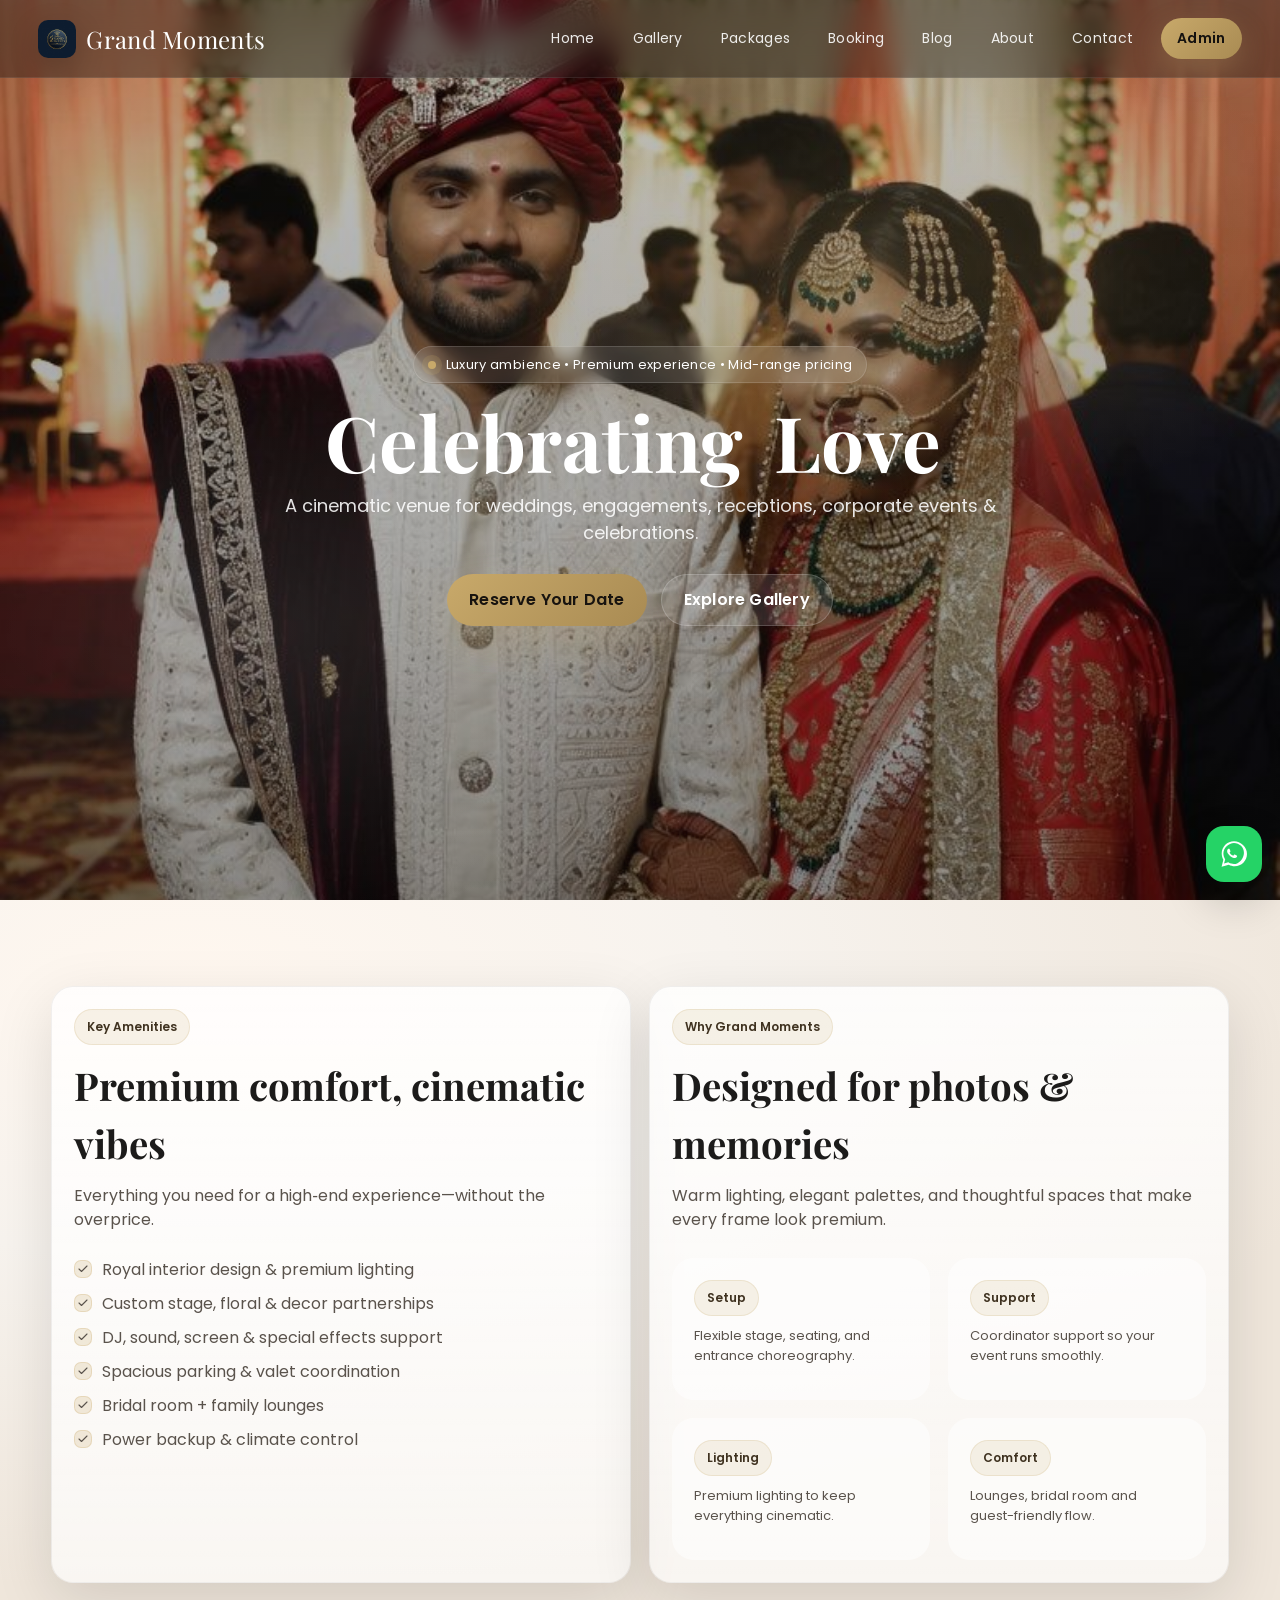
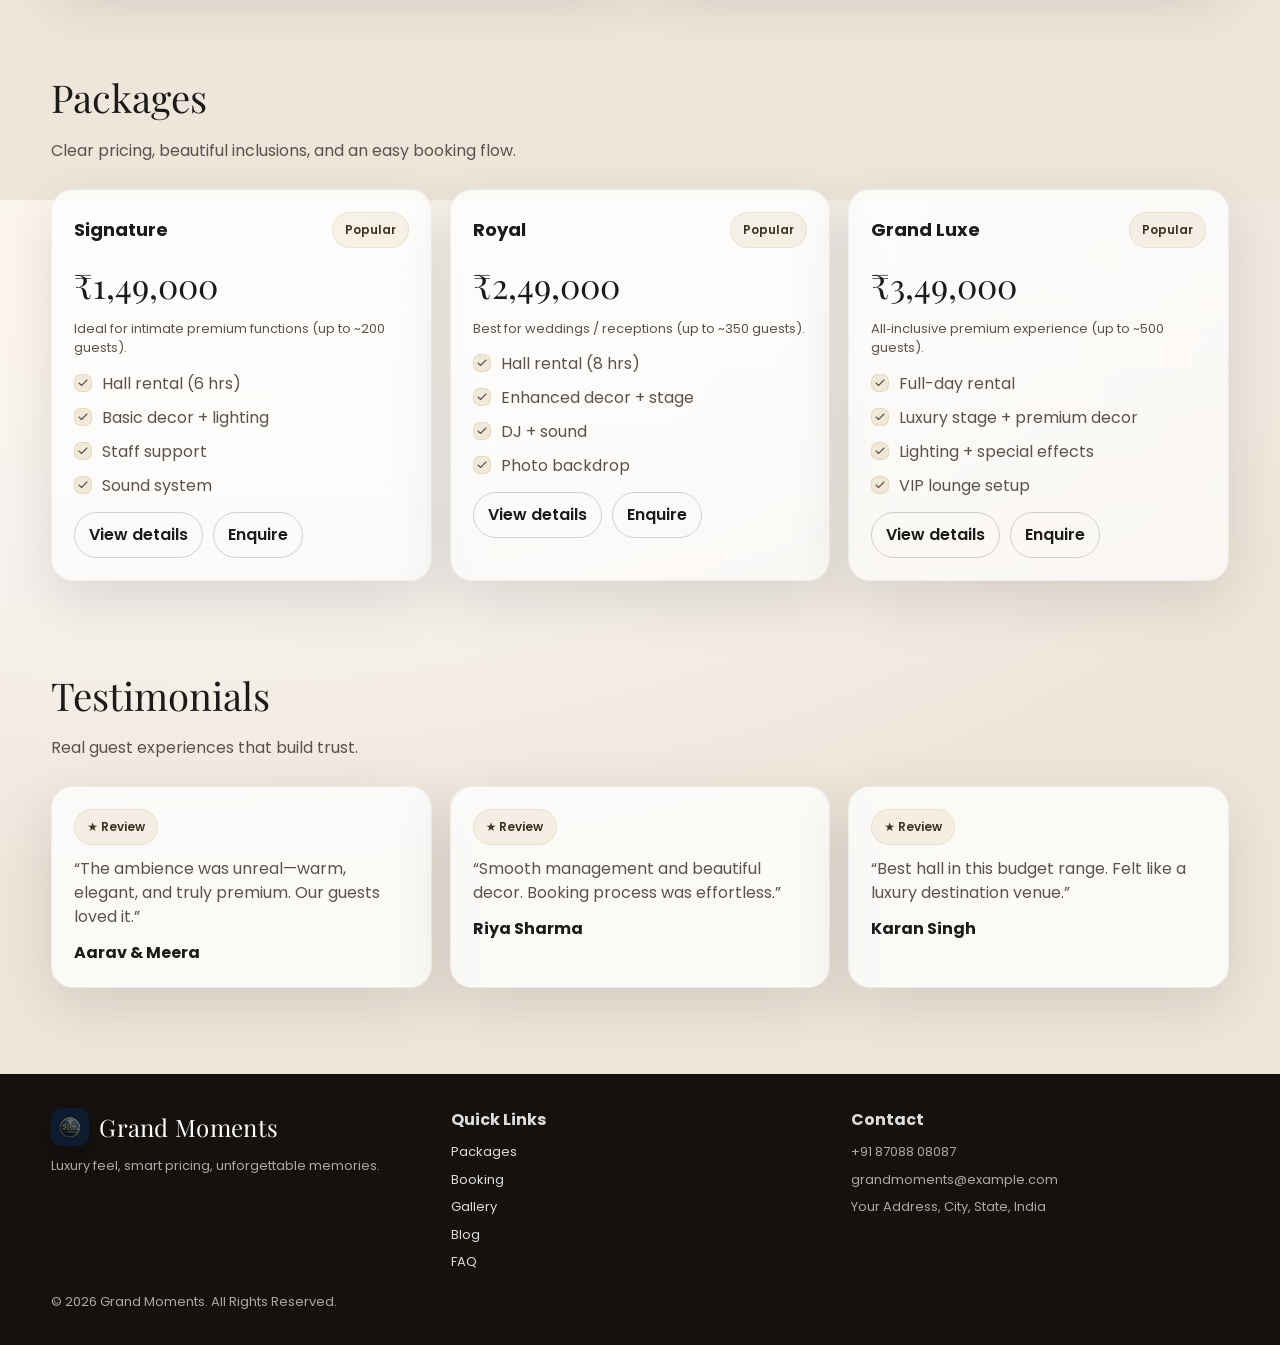
<file: index.html>
<!DOCTYPE html>
<html lang="en">
<head>
  <meta charset="UTF-8" />
  <meta name="viewport" content="width=device-width, initial-scale=1.0" />
  <title>Grand Moments | Luxury Functional Hall</title>
  <link rel="preload" as="image" href="assets/images/hero-1.jpg">
  <link rel="stylesheet" href="css/style.css" />
  <link href="https://fonts.googleapis.com/css2?family=Playfair+Display:wght@500;700&family=Poppins:wght@300;400;500;600&display=swap" rel="stylesheet">
</head>
<body data-page="home">

<header class="navbar">
  <div class="logo"><img src="assets/images/logo.png" alt="Grand Moments Logo" style="height:38px;border-radius:10px;box-shadow:0 10px 30px rgba(0,0,0,.18)" loading="eager" decoding="async"><span id="brandName">Grand Moments</span></div>
  <nav>
    <a href="index.html">Home</a>
    <a href="gallery.html">Gallery</a>
    <a href="packages.html">Packages</a>
    <a href="booking.html">Booking</a>
    <a href="blog.html">Blog</a>
    <a href="about.html">About</a>
    <a href="contact.html">Contact</a>
    <a href="admin.html" class="btn">Admin</a>
  </nav>
</header>

<section class="hero">
<div class="hero-content">
    <div class="kicker"><span class="kicker-dot"></span><span id="tagline">Luxury ambience • Premium experience • Mid-range pricing</span></div>
    <h1><span id="heroPrefix">Celebrating</span> <span class="liquid-word" id="changing-text">Love</span></h1>
    <p id="heroSubcopy">A cinematic venue for weddings, engagements, receptions, corporate events & celebrations.</p>
    <div class="cta-row">
      <a class="primary-btn" href="booking.html" id="primaryCtaText">Reserve Your Date</a>
      <a class="secondary-btn" href="gallery.html">Explore Gallery</a>
    </div>
  </div>
</section>

<section class="section">
  <div class="container">
    <div class="grid-2">
      <div class="card soft">
        <div class="pill">Key Amenities</div>
        <h2 class="section-title" style="margin-top:12px;">Premium comfort, cinematic vibes</h2>
        <p class="section-subtitle">Everything you need for a high‑end experience—without the overprice.</p>
        <ul class="amenities" id="amenitiesList"></ul>
      </div>
      <div class="card soft">
        <div class="pill">Why Grand Moments</div>
        <h2 class="section-title" style="margin-top:12px;">Designed for photos & memories</h2>
        <p class="section-subtitle">Warm lighting, elegant palettes, and thoughtful spaces that make every frame look premium.</p>
        <div class="grid-2">
          <div class="card" style="box-shadow:none;background:rgba(255,255,255,.55);border:none;">
            <div class="pill">Setup</div><p class="small" style="margin-top:10px;">Flexible stage, seating, and entrance choreography.</p>
          </div>
          <div class="card" style="box-shadow:none;background:rgba(255,255,255,.55);border:none;">
            <div class="pill">Support</div><p class="small" style="margin-top:10px;">Coordinator support so your event runs smoothly.</p>
          </div>
          <div class="card" style="box-shadow:none;background:rgba(255,255,255,.55);border:none;">
            <div class="pill">Lighting</div><p class="small" style="margin-top:10px;">Premium lighting to keep everything cinematic.</p>
          </div>
          <div class="card" style="box-shadow:none;background:rgba(255,255,255,.55);border:none;">
            <div class="pill">Comfort</div><p class="small" style="margin-top:10px;">Lounges, bridal room and guest-friendly flow.</p>
          </div>
        </div>
      </div>
    </div>
  </div>
</section>

<section class="section" style="padding-top:0">
  <div class="container">
    <div class="section-title">Packages</div>
    <p class="section-subtitle">Clear pricing, beautiful inclusions, and an easy booking flow.</p>
    <div class="grid-3 pricing" id="packagesPreview"></div>
  </div>
</section>

<section class="section" style="padding-top:0">
  <div class="container">
    <div class="section-title">Testimonials</div>
    <p class="section-subtitle">Real guest experiences that build trust.</p>
    <div class="grid-3" id="testimonialCards"></div>
  </div>
</section>

<footer class="footer">
  <div class="container">
    <div class="grid-3">
      <div>
        <div class="logo" style="color:#fff"><img src="assets/images/logo.png" alt="Grand Moments Logo" style="height:38px;border-radius:10px;box-shadow:0 10px 30px rgba(0,0,0,.18)" loading="eager" decoding="async"><span id="brandName2">Grand Moments</span></div>
        <p class="muted" style="margin-top:10px;">Luxury feel, smart pricing, unforgettable memories.</p>
      </div>
      <div>
        <div style="font-weight:700">Quick Links</div>
        <div class="muted" style="margin-top:10px; display:grid; gap:8px">
          <a href="packages.html">Packages</a>
          <a href="booking.html">Booking</a>
          <a href="gallery.html">Gallery</a>
          <a href="blog.html">Blog</a>
          <a href="faq.html">FAQ</a>
        </div>
      </div>
      <div>
        <div style="font-weight:700">Contact</div>
        <div class="muted" style="margin-top:10px; display:grid; gap:8px">
          <span id="contactPhone"></span>
          <span id="contactEmail"></span>
          <span id="contactAddress"></span>
        </div>
      </div>
    </div>
    <div class="muted" style="margin-top:20px;">© 2026 Grand Moments. All Rights Reserved.</div>
  </div>
</footer>


<button id="whatsappFab" class="whatsapp-fab" aria-label="Chat on WhatsApp">
  <svg viewBox="0 0 32 32" aria-hidden="true">
    <path d="M19.11 17.56c-.3-.15-1.77-.87-2.04-.97-.27-.1-.47-.15-.67.15-.2.3-.77.97-.94 1.17-.17.2-.35.22-.65.07-.3-.15-1.26-.46-2.4-1.48-.89-.79-1.49-1.77-1.67-2.07-.17-.3-.02-.46.13-.61.13-.13.3-.35.45-.52.15-.17.2-.3.3-.5.1-.2.05-.37-.03-.52-.08-.15-.67-1.6-.92-2.2-.24-.58-.48-.5-.67-.5h-.57c-.2 0-.52.07-.8.37-.27.3-1.05 1.03-1.05 2.52s1.08 2.93 1.23 3.13c.15.2 2.13 3.25 5.16 4.56.72.31 1.28.5 1.72.64.72.23 1.37.2 1.88.12.57-.08 1.77-.72 2.02-1.42.25-.7.25-1.3.17-1.42-.08-.12-.27-.2-.57-.35z"/>
    <path d="M27.06 4.94C24.1 1.98 20.17.35 16 .35 7.66.35.88 7.12.88 15.46c0 2.67.7 5.27 2.02 7.57L.76 31.65l8.82-2.31c2.22 1.21 4.72 1.85 7.27 1.85 8.34 0 15.12-6.78 15.12-15.12 0-4.04-1.57-7.84-4.91-11.13zM16 28.33c-2.3 0-4.56-.62-6.53-1.8l-.47-.28-5.23 1.37 1.4-5.1-.3-.52c-1.26-2.06-1.92-4.43-1.92-6.85C2.95 8.7 9.25 2.4 16 2.4c3.26 0 6.33 1.27 8.64 3.58 2.31 2.31 3.58 5.38 3.58 8.64 0 6.75-6.3 13.71-12.22 13.71z"/>
  </svg>
</button>

<script defer src="js/main.js"></script>
</body>
</html>
</file>
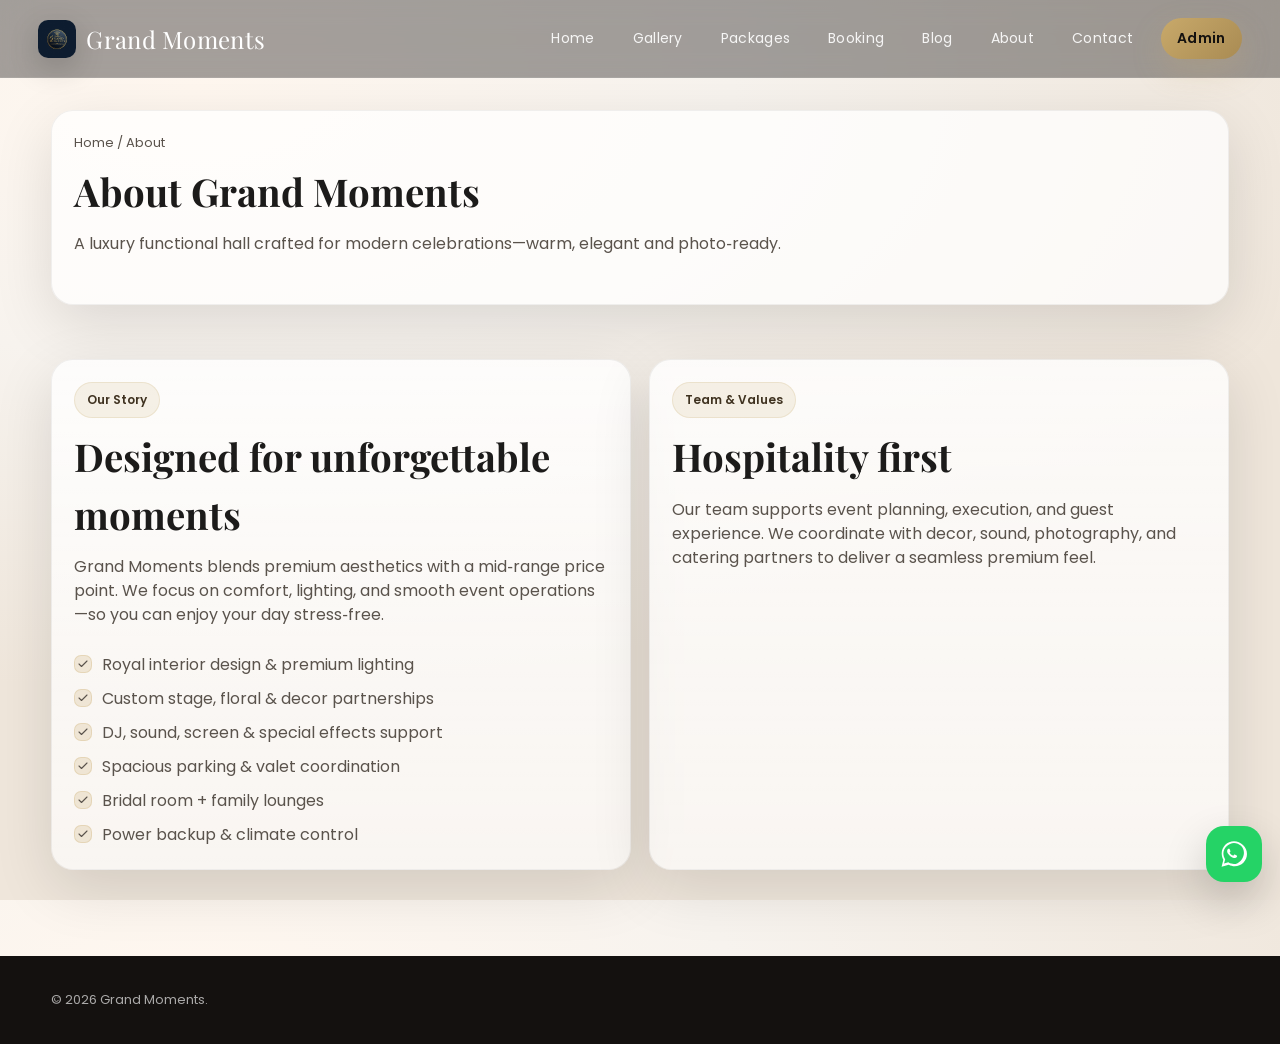
<file: about.html>
<!DOCTYPE html>
<html lang="en">
<head>
  <meta charset="UTF-8" />
  <meta name="viewport" content="width=device-width, initial-scale=1.0" />
  <title>About | Grand Moments</title>
  <link rel="stylesheet" href="css/style.css" />
  <link href="https://fonts.googleapis.com/css2?family=Playfair+Display:wght@500;700&family=Poppins:wght@300;400;500;600&display=swap" rel="stylesheet">
</head>
<body>

<header class="navbar">
  <div class="logo"><img src="assets/images/logo.png" alt="Grand Moments Logo" style="height:38px;border-radius:10px;box-shadow:0 10px 30px rgba(0,0,0,.18)" loading="eager" decoding="async"><span id="brandName">Grand Moments</span></div>
  <nav>
    <a href="index.html">Home</a>
    <a href="gallery.html">Gallery</a>
    <a href="packages.html">Packages</a>
    <a href="booking.html">Booking</a>
    <a href="blog.html">Blog</a>
    <a href="about.html">About</a>
    <a href="contact.html">Contact</a>
    <a href="admin.html" class="btn">Admin</a>
  </nav>
</header>

<section class="page-hero">
  <div class="container">
    <div class="card">
      <div class="breadcrumb"><a href="index.html">Home</a> / About</div>
      <h1 class="section-title" style="margin-top:10px;">About <span id="brandName">Grand Moments</span></h1>
      <p class="section-subtitle">A luxury functional hall crafted for modern celebrations—warm, elegant and photo‑ready.</p>
    </div>
  </div>
</section>

<section class="section" style="padding-top:22px;">
  <div class="container">
    <div class="grid-2">
      <div class="card soft">
        <div class="pill">Our Story</div>
        <h2 class="section-title" style="margin-top:10px;">Designed for unforgettable moments</h2>
        <p class="section-subtitle">Grand Moments blends premium aesthetics with a mid‑range price point. We focus on comfort, lighting, and smooth event operations—so you can enjoy your day stress‑free.</p>
        <ul class="amenities" id="amenitiesList"></ul>
      </div>
      <div class="card soft">
        <div class="pill">Team & Values</div>
        <h2 class="section-title" style="margin-top:10px;">Hospitality first</h2>
        <p class="section-subtitle">Our team supports event planning, execution, and guest experience. We coordinate with decor, sound, photography, and catering partners to deliver a seamless premium feel.</p>
      </div>
    </div>
  </div>
</section>

<footer class="footer"><div class="container"><div class="muted">© 2026 Grand Moments.</div></div></footer>

<button id="whatsappFab" class="whatsapp-fab" aria-label="Chat on WhatsApp">
  <svg viewBox="0 0 32 32" aria-hidden="true">
    <path d="M19.11 17.56c-.3-.15-1.77-.87-2.04-.97-.27-.1-.47-.15-.67.15-.2.3-.77.97-.94 1.17-.17.2-.35.22-.65.07-.3-.15-1.26-.46-2.4-1.48-.89-.79-1.49-1.77-1.67-2.07-.17-.3-.02-.46.13-.61.13-.13.3-.35.45-.52.15-.17.2-.3.3-.5.1-.2.05-.37-.03-.52-.08-.15-.67-1.6-.92-2.2-.24-.58-.48-.5-.67-.5h-.57c-.2 0-.52.07-.8.37-.27.3-1.05 1.03-1.05 2.52s1.08 2.93 1.23 3.13c.15.2 2.13 3.25 5.16 4.56.72.31 1.28.5 1.72.64.72.23 1.37.2 1.88.12.57-.08 1.77-.72 2.02-1.42.25-.7.25-1.3.17-1.42-.08-.12-.27-.2-.57-.35z"/>
    <path d="M27.06 4.94C24.1 1.98 20.17.35 16 .35 7.66.35.88 7.12.88 15.46c0 2.67.7 5.27 2.02 7.57L.76 31.65l8.82-2.31c2.22 1.21 4.72 1.85 7.27 1.85 8.34 0 15.12-6.78 15.12-15.12 0-4.04-1.57-7.84-4.91-11.13zM16 28.33c-2.3 0-4.56-.62-6.53-1.8l-.47-.28-5.23 1.37 1.4-5.1-.3-.52c-1.26-2.06-1.92-4.43-1.92-6.85C2.95 8.7 9.25 2.4 16 2.4c3.26 0 6.33 1.27 8.64 3.58 2.31 2.31 3.58 5.38 3.58 8.64 0 6.75-6.3 13.71-12.22 13.71z"/>
  </svg>
</button>

<script defer src="js/main.js"></script>
</body>
</html>
</file>
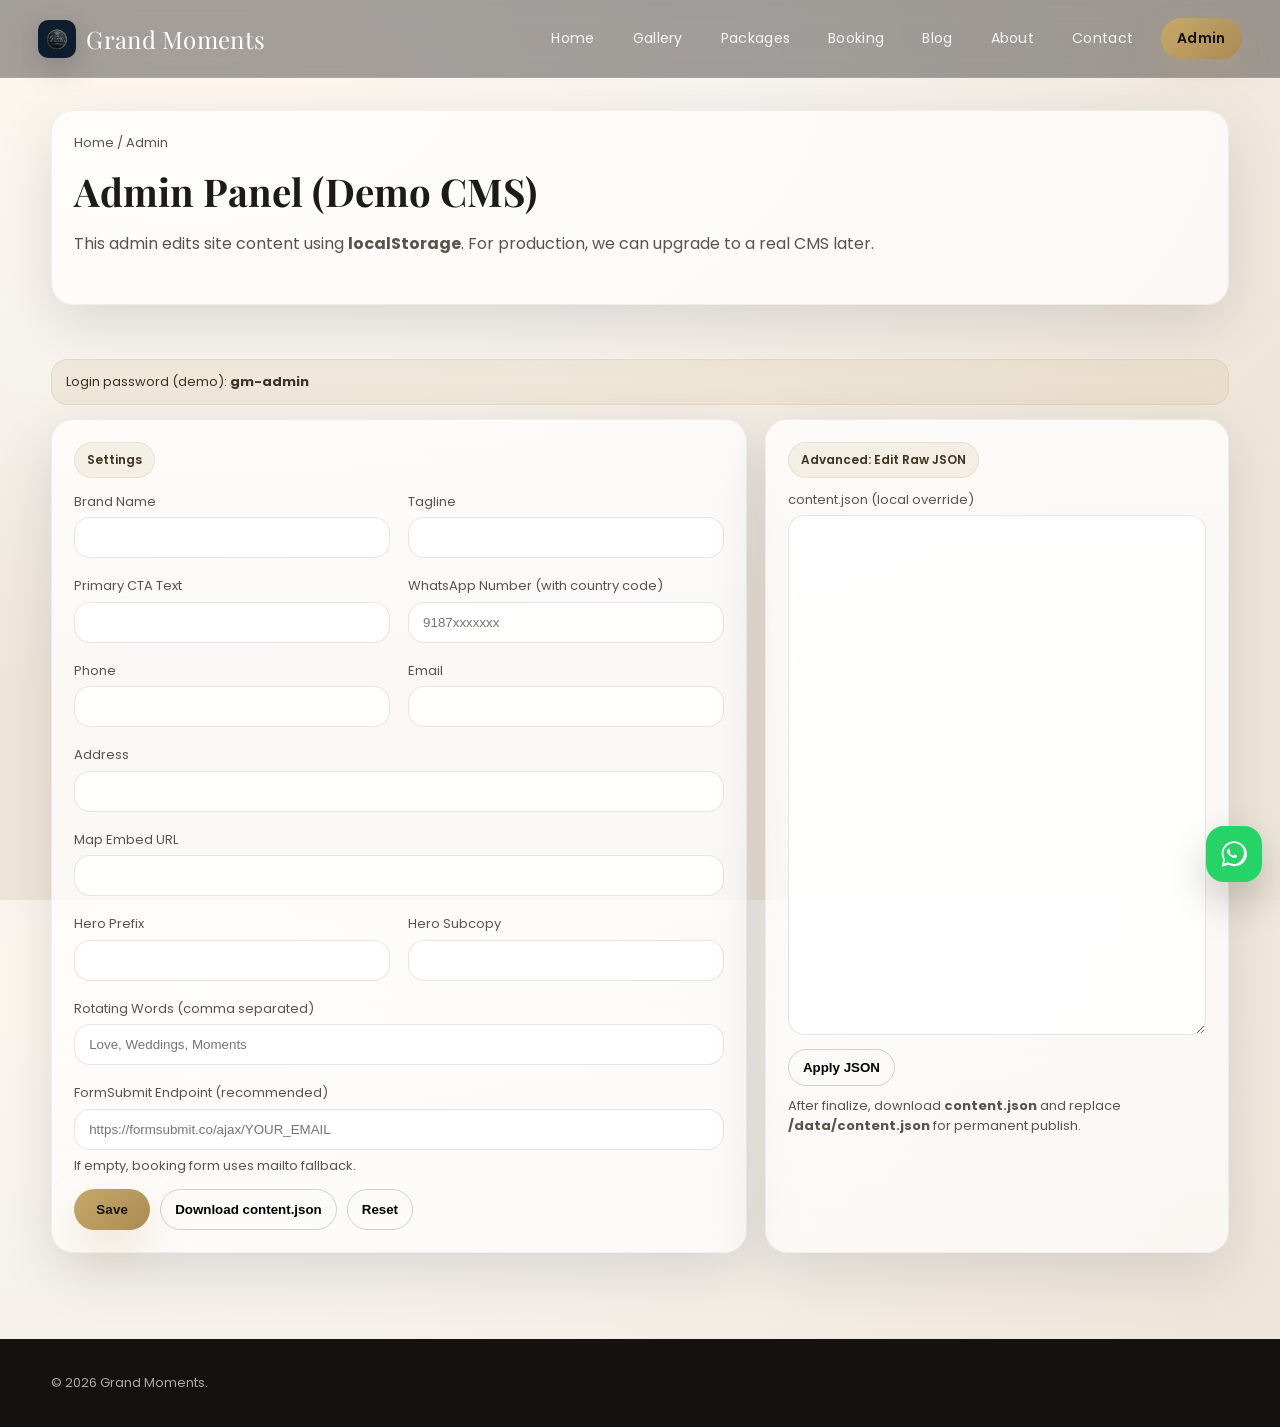
<file: admin.html>
<!DOCTYPE html>
<html lang="en">
<head>
  <meta charset="UTF-8" />
  <meta name="viewport" content="width=device-width, initial-scale=1.0" />
  <title>Admin | Grand Moments</title>
  <link rel="stylesheet" href="css/style.css" />
  <link href="https://fonts.googleapis.com/css2?family=Playfair+Display:wght@500;700&family=Poppins:wght@300;400;500;600&display=swap" rel="stylesheet">
</head>
<body>

<header class="navbar">
  <div class="logo"><img src="assets/images/logo.png" alt="Grand Moments Logo" style="height:38px;border-radius:10px;box-shadow:0 10px 30px rgba(0,0,0,.18)" loading="eager" decoding="async"><span id="brandName">Grand Moments</span></div>
  <nav>
    <a href="index.html">Home</a>
    <a href="gallery.html">Gallery</a>
    <a href="packages.html">Packages</a>
    <a href="booking.html">Booking</a>
    <a href="blog.html">Blog</a>
    <a href="about.html">About</a>
    <a href="contact.html">Contact</a>
    <a href="admin.html" class="btn">Admin</a>
  </nav>
</header>

<section class="page-hero">
  <div class="container">
    <div class="card">
      <div class="breadcrumb"><a href="index.html">Home</a> / Admin</div>
      <h1 class="section-title" style="margin-top:10px;">Admin Panel (Demo CMS)</h1>
      <p class="section-subtitle">This admin edits site content using <b>localStorage</b>. For production, we can upgrade to a real CMS later.</p>
    </div>
  </div>
</section>

<section class="section" style="padding-top:22px;">
  <div class="container">
    <div id="adminStatus" class="notice">Login password (demo): <b>gm-admin</b></div>

    <div class="admin-grid" style="margin-top:14px;">
      <div class="card soft">
        <div class="pill">Settings</div>
        <div class="grid-2" style="margin-top:14px;">
          <div class="field"><label>Brand Name</label><input id="brandName" /></div>
          <div class="field"><label>Tagline</label><input id="tagline" /></div>
          <div class="field"><label>Primary CTA Text</label><input id="ctaText" /></div>
          <div class="field"><label>WhatsApp Number (with country code)</label><input id="whatsapp" placeholder="9187xxxxxxx" /></div>
          <div class="field"><label>Phone</label><input id="phone" /></div>
          <div class="field"><label>Email</label><input id="email" /></div>
          <div class="field" style="grid-column:1/-1;"><label>Address</label><input id="address" /></div>
          <div class="field" style="grid-column:1/-1;"><label>Map Embed URL</label><input id="mapEmbed" /></div>
          <div class="field"><label>Hero Prefix</label><input id="heroPrefix" /></div>
          <div class="field"><label>Hero Subcopy</label><input id="heroSubcopy" /></div>
          <div class="field" style="grid-column:1/-1;"><label>Rotating Words (comma separated)</label><input id="rotatingWords" placeholder="Love, Weddings, Moments" /></div>
          <div class="field" style="grid-column:1/-1;">
            <label>FormSubmit Endpoint (recommended)</label>
            <input id="formsubmit" placeholder="https://formsubmit.co/ajax/YOUR_EMAIL" />
            <div class="small">If empty, booking form uses mailto fallback.</div>
          </div>
        </div>

        <div class="btn-row" style="margin-top:14px;">
          <button id="saveBtn" class="primary-btn" style="border:none;cursor:pointer;">Save</button>
          <button id="downloadBtn" class="btn-outline" style="cursor:pointer;">Download content.json</button>
          <button id="resetBtn" class="btn-outline" style="cursor:pointer;">Reset</button>
        </div>
      </div>

      <div class="card soft">
        <div class="pill">Advanced: Edit Raw JSON</div>
        <div class="field" style="margin-top:12px;">
          <label>content.json (local override)</label>
          <textarea id="rawJson" class="mono" style="min-height:520px;"></textarea>
        </div>
        <div class="btn-row"><button id="applyJsonBtn" class="btn-outline" style="cursor:pointer;">Apply JSON</button></div>
        <div class="small" style="margin-top:10px; color:var(--muted);">After finalize, download <b>content.json</b> and replace <b>/data/content.json</b> for permanent publish.</div>
      </div>
    </div>
  </div>
</section>

<footer class="footer"><div class="container"><div class="muted">© 2026 Grand Moments.</div></div></footer>

<button id="whatsappFab" class="whatsapp-fab" aria-label="Chat on WhatsApp">
  <svg viewBox="0 0 32 32" aria-hidden="true">
    <path d="M19.11 17.56c-.3-.15-1.77-.87-2.04-.97-.27-.1-.47-.15-.67.15-.2.3-.77.97-.94 1.17-.17.2-.35.22-.65.07-.3-.15-1.26-.46-2.4-1.48-.89-.79-1.49-1.77-1.67-2.07-.17-.3-.02-.46.13-.61.13-.13.3-.35.45-.52.15-.17.2-.3.3-.5.1-.2.05-.37-.03-.52-.08-.15-.67-1.6-.92-2.2-.24-.58-.48-.5-.67-.5h-.57c-.2 0-.52.07-.8.37-.27.3-1.05 1.03-1.05 2.52s1.08 2.93 1.23 3.13c.15.2 2.13 3.25 5.16 4.56.72.31 1.28.5 1.72.64.72.23 1.37.2 1.88.12.57-.08 1.77-.72 2.02-1.42.25-.7.25-1.3.17-1.42-.08-.12-.27-.2-.57-.35z"/>
    <path d="M27.06 4.94C24.1 1.98 20.17.35 16 .35 7.66.35.88 7.12.88 15.46c0 2.67.7 5.27 2.02 7.57L.76 31.65l8.82-2.31c2.22 1.21 4.72 1.85 7.27 1.85 8.34 0 15.12-6.78 15.12-15.12 0-4.04-1.57-7.84-4.91-11.13zM16 28.33c-2.3 0-4.56-.62-6.53-1.8l-.47-.28-5.23 1.37 1.4-5.1-.3-.52c-1.26-2.06-1.92-4.43-1.92-6.85C2.95 8.7 9.25 2.4 16 2.4c3.26 0 6.33 1.27 8.64 3.58 2.31 2.31 3.58 5.38 3.58 8.64 0 6.75-6.3 13.71-12.22 13.71z"/>
  </svg>
</button>

<script defer src="js/admin.js"></script>
<script defer src="js/main.js"></script>
</body>
</html>
</file>
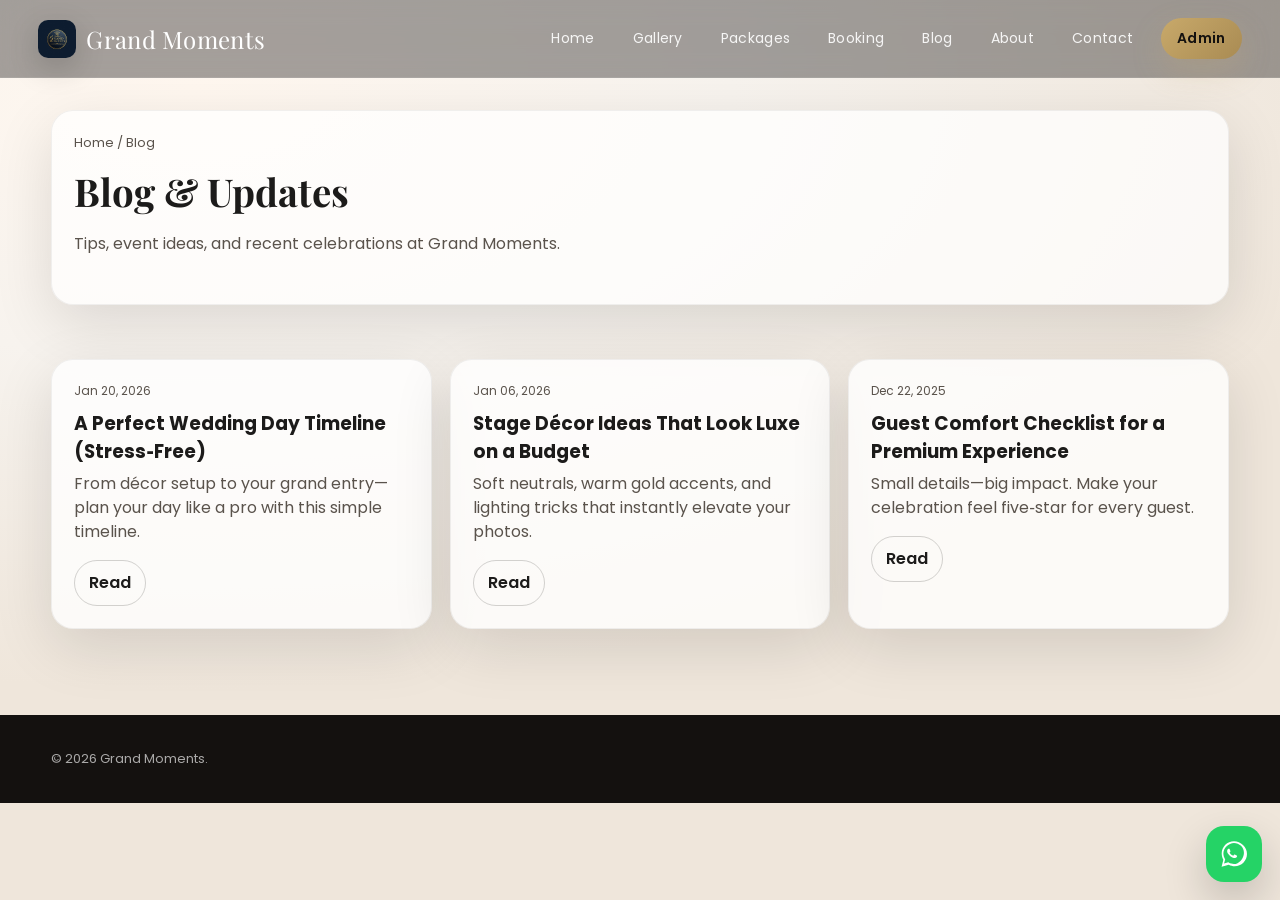
<file: blog.html>
<!DOCTYPE html>
<html lang="en">
<head>
  <meta charset="UTF-8" />
  <meta name="viewport" content="width=device-width, initial-scale=1.0" />
  <title>Blog | Grand Moments</title>
  <link rel="stylesheet" href="css/style.css" />
  <link href="https://fonts.googleapis.com/css2?family=Playfair+Display:wght@500;700&family=Poppins:wght@300;400;500;600&display=swap" rel="stylesheet">
</head>
<body data-page="blog">

<header class="navbar">
  <div class="logo"><img src="assets/images/logo.png" alt="Grand Moments Logo" style="height:38px;border-radius:10px;box-shadow:0 10px 30px rgba(0,0,0,.18)" loading="eager" decoding="async"><span id="brandName">Grand Moments</span></div>
  <nav>
    <a href="index.html">Home</a>
    <a href="gallery.html">Gallery</a>
    <a href="packages.html">Packages</a>
    <a href="booking.html">Booking</a>
    <a href="blog.html">Blog</a>
    <a href="about.html">About</a>
    <a href="contact.html">Contact</a>
    <a href="admin.html" class="btn">Admin</a>
  </nav>
</header>

<section class="page-hero">
  <div class="container">
    <div class="card">
      <div class="breadcrumb"><a href="index.html">Home</a> / Blog</div>
      <h1 class="section-title" style="margin-top:10px;">Blog & Updates</h1>
      <p class="section-subtitle">Tips, event ideas, and recent celebrations at Grand Moments.</p>
    </div>
  </div>
</section>

<section class="section" style="padding-top:22px;">
  <div class="container">
    <div id="blogGrid" class="blog-grid"></div>
  </div>
</section>

<footer class="footer"><div class="container"><div class="muted">© 2026 Grand Moments.</div></div></footer>

<button id="whatsappFab" class="whatsapp-fab" aria-label="Chat on WhatsApp">
  <svg viewBox="0 0 32 32" aria-hidden="true">
    <path d="M19.11 17.56c-.3-.15-1.77-.87-2.04-.97-.27-.1-.47-.15-.67.15-.2.3-.77.97-.94 1.17-.17.2-.35.22-.65.07-.3-.15-1.26-.46-2.4-1.48-.89-.79-1.49-1.77-1.67-2.07-.17-.3-.02-.46.13-.61.13-.13.3-.35.45-.52.15-.17.2-.3.3-.5.1-.2.05-.37-.03-.52-.08-.15-.67-1.6-.92-2.2-.24-.58-.48-.5-.67-.5h-.57c-.2 0-.52.07-.8.37-.27.3-1.05 1.03-1.05 2.52s1.08 2.93 1.23 3.13c.15.2 2.13 3.25 5.16 4.56.72.31 1.28.5 1.72.64.72.23 1.37.2 1.88.12.57-.08 1.77-.72 2.02-1.42.25-.7.25-1.3.17-1.42-.08-.12-.27-.2-.57-.35z"/>
    <path d="M27.06 4.94C24.1 1.98 20.17.35 16 .35 7.66.35.88 7.12.88 15.46c0 2.67.7 5.27 2.02 7.57L.76 31.65l8.82-2.31c2.22 1.21 4.72 1.85 7.27 1.85 8.34 0 15.12-6.78 15.12-15.12 0-4.04-1.57-7.84-4.91-11.13zM16 28.33c-2.3 0-4.56-.62-6.53-1.8l-.47-.28-5.23 1.37 1.4-5.1-.3-.52c-1.26-2.06-1.92-4.43-1.92-6.85C2.95 8.7 9.25 2.4 16 2.4c3.26 0 6.33 1.27 8.64 3.58 2.31 2.31 3.58 5.38 3.58 8.64 0 6.75-6.3 13.71-12.22 13.71z"/>
  </svg>
</button>

<script defer src="js/main.js"></script>
</body>
</html>
</file>
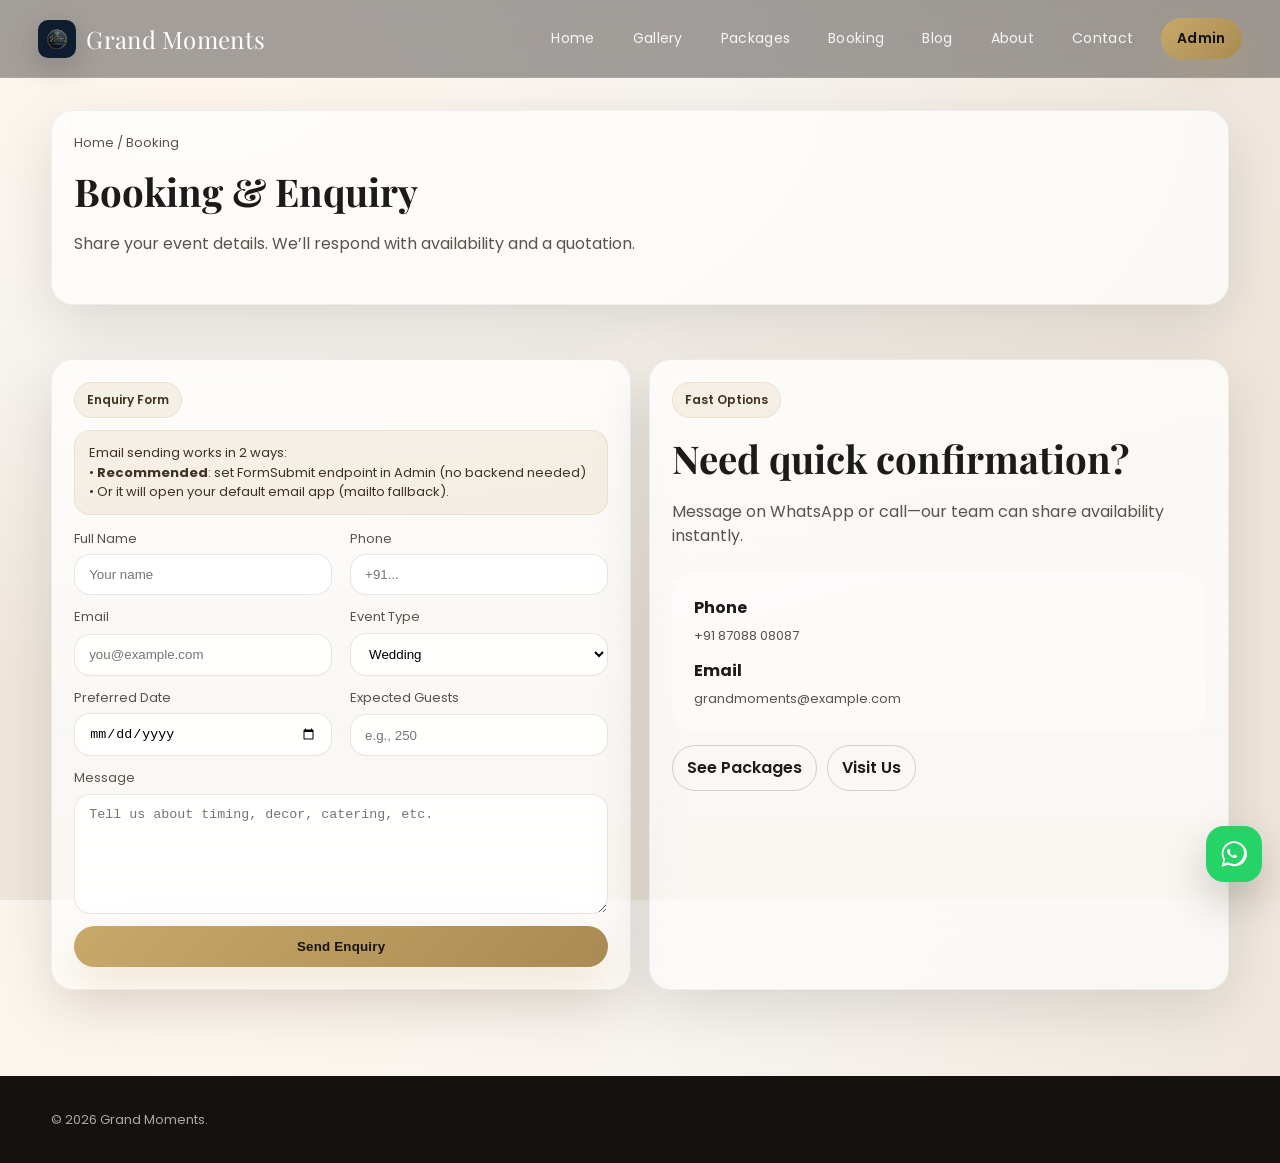
<file: booking.html>
<!DOCTYPE html>
<html lang="en">
<head>
  <meta charset="UTF-8" />
  <meta name="viewport" content="width=device-width, initial-scale=1.0" />
  <title>Booking | Grand Moments</title>
  <link rel="stylesheet" href="css/style.css" />
  <link href="https://fonts.googleapis.com/css2?family=Playfair+Display:wght@500;700&family=Poppins:wght@300;400;500;600&display=swap" rel="stylesheet">
</head>
<body data-page="booking">

<header class="navbar">
  <div class="logo"><img src="assets/images/logo.png" alt="Grand Moments Logo" style="height:38px;border-radius:10px;box-shadow:0 10px 30px rgba(0,0,0,.18)" loading="eager" decoding="async"><span id="brandName">Grand Moments</span></div>
  <nav>
    <a href="index.html">Home</a>
    <a href="gallery.html">Gallery</a>
    <a href="packages.html">Packages</a>
    <a href="booking.html">Booking</a>
    <a href="blog.html">Blog</a>
    <a href="about.html">About</a>
    <a href="contact.html">Contact</a>
    <a href="admin.html" class="btn">Admin</a>
  </nav>
</header>

<section class="page-hero">
  <div class="container">
    <div class="card">
      <div class="breadcrumb"><a href="index.html">Home</a> / Booking</div>
      <h1 class="section-title" style="margin-top:10px;">Booking & Enquiry</h1>
      <p class="section-subtitle">Share your event details. We’ll respond with availability and a quotation.</p>
    </div>
  </div>
</section>

<section class="section" style="padding-top:22px;">
  <div class="container">
    <div class="grid-2">
      <div class="card soft">
        <div class="pill">Enquiry Form</div>
        <div id="bookingStatus" class="notice" style="margin-top:12px;">
          Email sending works in 2 ways:
          <br>• <b>Recommended</b>: set FormSubmit endpoint in Admin (no backend needed)
          <br>• Or it will open your default email app (mailto fallback).
        </div>

        <form class="form" id="bookingForm" style="margin-top:14px;">
          <div class="grid-2">
            <div class="field"><label>Full Name</label><input name="name" required placeholder="Your name" /></div>
            <div class="field"><label>Phone</label><input name="phone" required placeholder="+91..." /></div>
          </div>

          <div class="grid-2">
            <div class="field"><label>Email</label><input name="email" type="email" required placeholder="you@example.com" /></div>
            <div class="field"><label>Event Type</label>
              <select name="eventType" required>
                <option>Wedding</option><option>Engagement</option><option>Reception</option>
                <option>Birthday</option><option>Corporate</option><option>Other</option>
              </select>
            </div>
          </div>

          <div class="grid-2">
            <div class="field"><label>Preferred Date</label><input name="date" type="date" required /></div>
            <div class="field"><label>Expected Guests</label><input name="guests" type="number" min="30" step="1" placeholder="e.g., 250" /></div>
          </div>

          <div class="field"><label>Message</label><textarea name="message" placeholder="Tell us about timing, decor, catering, etc."></textarea></div>

          <button class="primary-btn" type="submit" style="border:none;cursor:pointer;">Send Enquiry</button>
        </form>
      </div>

      <div class="card soft">
        <div class="pill">Fast Options</div>
        <h2 class="section-title" style="margin-top:12px;">Need quick confirmation?</h2>
        <p class="section-subtitle">Message on WhatsApp or call—our team can share availability instantly.</p>

        <div class="card" style="box-shadow:none;background:rgba(255,255,255,.55);border:none;">
          <div style="font-weight:700">Phone</div>
          <div id="contactPhone" class="small" style="margin-top:6px;"></div>
          <div style="font-weight:700;margin-top:14px;">Email</div>
          <div id="contactEmail" class="small" style="margin-top:6px;"></div>
        </div>

        <div class="btn-row">
          <a class="btn-outline" href="packages.html">See Packages</a>
          <a class="btn-outline" href="contact.html">Visit Us</a>
        </div>
      </div>
    </div>
  </div>
</section>

<footer class="footer"><div class="container"><div class="muted">© 2026 Grand Moments.</div></div></footer>

<button id="whatsappFab" class="whatsapp-fab" aria-label="Chat on WhatsApp">
  <svg viewBox="0 0 32 32" aria-hidden="true">
    <path d="M19.11 17.56c-.3-.15-1.77-.87-2.04-.97-.27-.1-.47-.15-.67.15-.2.3-.77.97-.94 1.17-.17.2-.35.22-.65.07-.3-.15-1.26-.46-2.4-1.48-.89-.79-1.49-1.77-1.67-2.07-.17-.3-.02-.46.13-.61.13-.13.3-.35.45-.52.15-.17.2-.3.3-.5.1-.2.05-.37-.03-.52-.08-.15-.67-1.6-.92-2.2-.24-.58-.48-.5-.67-.5h-.57c-.2 0-.52.07-.8.37-.27.3-1.05 1.03-1.05 2.52s1.08 2.93 1.23 3.13c.15.2 2.13 3.25 5.16 4.56.72.31 1.28.5 1.72.64.72.23 1.37.2 1.88.12.57-.08 1.77-.72 2.02-1.42.25-.7.25-1.3.17-1.42-.08-.12-.27-.2-.57-.35z"/>
    <path d="M27.06 4.94C24.1 1.98 20.17.35 16 .35 7.66.35.88 7.12.88 15.46c0 2.67.7 5.27 2.02 7.57L.76 31.65l8.82-2.31c2.22 1.21 4.72 1.85 7.27 1.85 8.34 0 15.12-6.78 15.12-15.12 0-4.04-1.57-7.84-4.91-11.13zM16 28.33c-2.3 0-4.56-.62-6.53-1.8l-.47-.28-5.23 1.37 1.4-5.1-.3-.52c-1.26-2.06-1.92-4.43-1.92-6.85C2.95 8.7 9.25 2.4 16 2.4c3.26 0 6.33 1.27 8.64 3.58 2.31 2.31 3.58 5.38 3.58 8.64 0 6.75-6.3 13.71-12.22 13.71z"/>
  </svg>
</button>

<script defer src="js/main.js"></script>
</body>
</html>
</file>
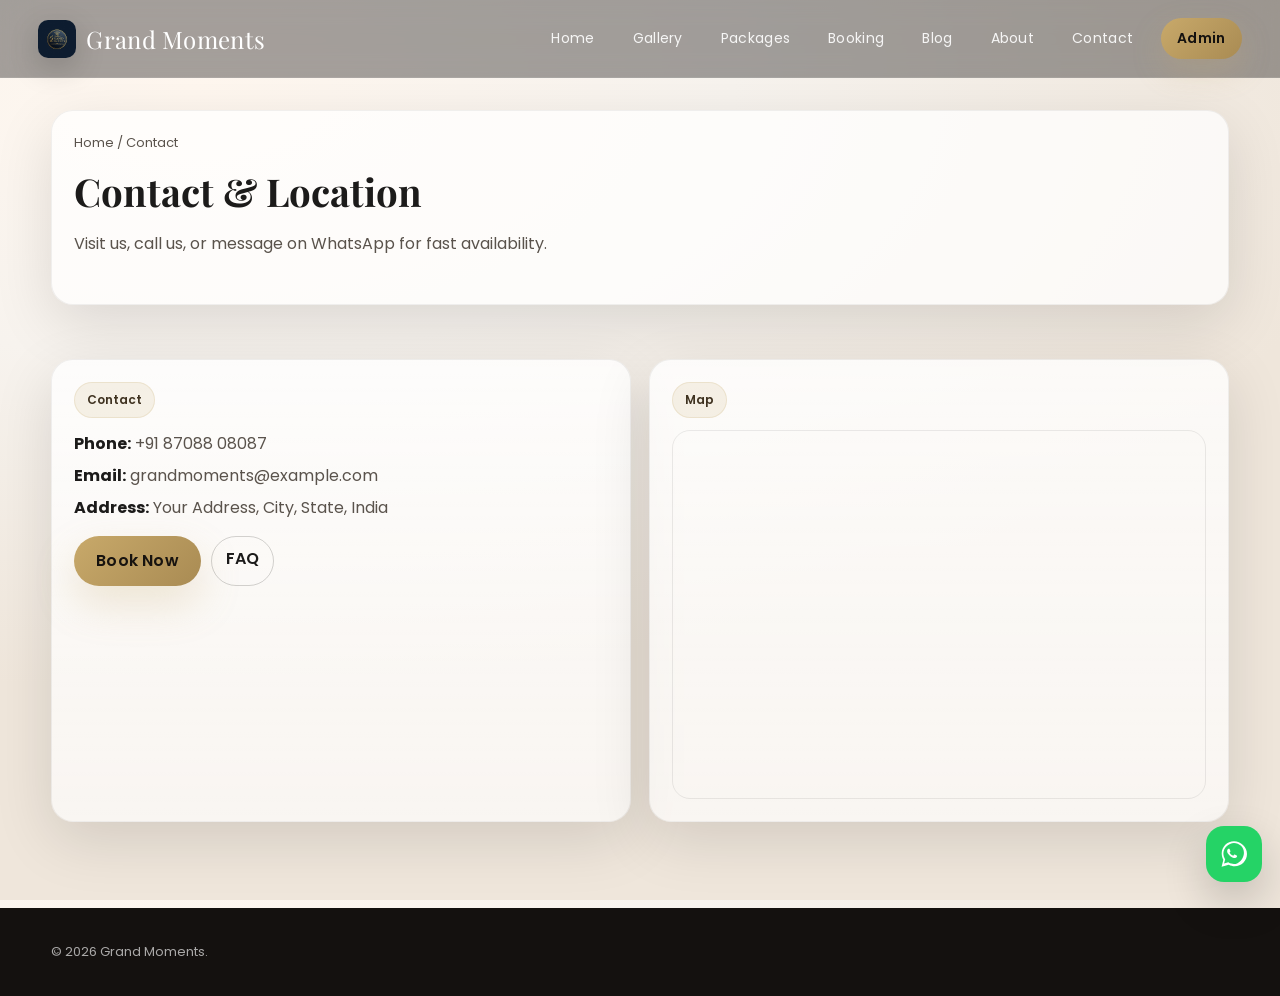
<file: contact.html>
<!DOCTYPE html>
<html lang="en">
<head>
  <meta charset="UTF-8" />
  <meta name="viewport" content="width=device-width, initial-scale=1.0" />
  <title>Contact | Grand Moments</title>
  <link rel="stylesheet" href="css/style.css" />
  <link href="https://fonts.googleapis.com/css2?family=Playfair+Display:wght@500;700&family=Poppins:wght@300;400;500;600&display=swap" rel="stylesheet">
</head>
<body>

<header class="navbar">
  <div class="logo"><img src="assets/images/logo.png" alt="Grand Moments Logo" style="height:38px;border-radius:10px;box-shadow:0 10px 30px rgba(0,0,0,.18)" loading="eager" decoding="async"><span id="brandName">Grand Moments</span></div>
  <nav>
    <a href="index.html">Home</a>
    <a href="gallery.html">Gallery</a>
    <a href="packages.html">Packages</a>
    <a href="booking.html">Booking</a>
    <a href="blog.html">Blog</a>
    <a href="about.html">About</a>
    <a href="contact.html">Contact</a>
    <a href="admin.html" class="btn">Admin</a>
  </nav>
</header>

<section class="page-hero">
  <div class="container">
    <div class="card">
      <div class="breadcrumb"><a href="index.html">Home</a> / Contact</div>
      <h1 class="section-title" style="margin-top:10px;">Contact & Location</h1>
      <p class="section-subtitle">Visit us, call us, or message on WhatsApp for fast availability.</p>
    </div>
  </div>
</section>

<section class="section" style="padding-top:22px;">
  <div class="container">
    <div class="grid-2">
      <div class="card soft">
        <div class="pill">Contact</div>
        <div style="margin-top:14px; display:grid; gap:8px; color:var(--muted)">
          <div><b style="color:var(--text)">Phone:</b> <span id="contactPhone"></span></div>
          <div><b style="color:var(--text)">Email:</b> <span id="contactEmail"></span></div>
          <div><b style="color:var(--text)">Address:</b> <span id="contactAddress"></span></div>
        </div>
        <div class="btn-row" style="margin-top:16px">
          <a class="primary-btn" href="booking.html">Book Now</a>
          <a class="btn-outline" href="faq.html">FAQ</a>
        </div>
      </div>

      <div class="card soft">
        <div class="pill">Map</div>
        <div style="margin-top:12px; border-radius:18px; overflow:hidden; border:1px solid rgba(20,18,16,.08);">
          <iframe id="mapEmbed" title="Map" src="" width="100%" height="360" style="border:0" loading="lazy"></iframe>
        </div>
      </div>
    </div>
  </div>
</section>

<footer class="footer"><div class="container"><div class="muted">© 2026 Grand Moments.</div></div></footer>

<button id="whatsappFab" class="whatsapp-fab" aria-label="Chat on WhatsApp">
  <svg viewBox="0 0 32 32" aria-hidden="true">
    <path d="M19.11 17.56c-.3-.15-1.77-.87-2.04-.97-.27-.1-.47-.15-.67.15-.2.3-.77.97-.94 1.17-.17.2-.35.22-.65.07-.3-.15-1.26-.46-2.4-1.48-.89-.79-1.49-1.77-1.67-2.07-.17-.3-.02-.46.13-.61.13-.13.3-.35.45-.52.15-.17.2-.3.3-.5.1-.2.05-.37-.03-.52-.08-.15-.67-1.6-.92-2.2-.24-.58-.48-.5-.67-.5h-.57c-.2 0-.52.07-.8.37-.27.3-1.05 1.03-1.05 2.52s1.08 2.93 1.23 3.13c.15.2 2.13 3.25 5.16 4.56.72.31 1.28.5 1.72.64.72.23 1.37.2 1.88.12.57-.08 1.77-.72 2.02-1.42.25-.7.25-1.3.17-1.42-.08-.12-.27-.2-.57-.35z"/>
    <path d="M27.06 4.94C24.1 1.98 20.17.35 16 .35 7.66.35.88 7.12.88 15.46c0 2.67.7 5.27 2.02 7.57L.76 31.65l8.82-2.31c2.22 1.21 4.72 1.85 7.27 1.85 8.34 0 15.12-6.78 15.12-15.12 0-4.04-1.57-7.84-4.91-11.13zM16 28.33c-2.3 0-4.56-.62-6.53-1.8l-.47-.28-5.23 1.37 1.4-5.1-.3-.52c-1.26-2.06-1.92-4.43-1.92-6.85C2.95 8.7 9.25 2.4 16 2.4c3.26 0 6.33 1.27 8.64 3.58 2.31 2.31 3.58 5.38 3.58 8.64 0 6.75-6.3 13.71-12.22 13.71z"/>
  </svg>
</button>

<script defer src="js/main.js"></script>
</body>
</html>
</file>
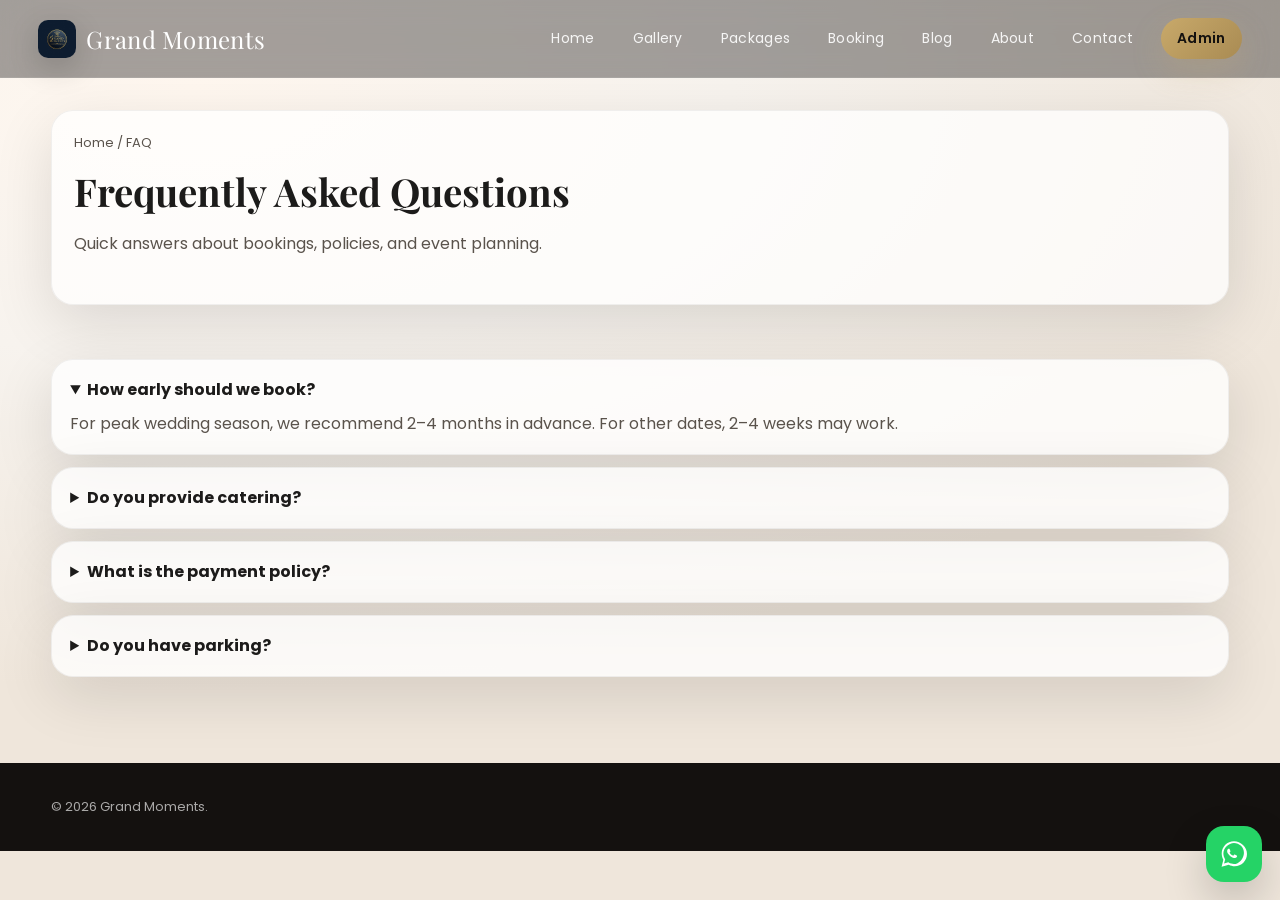
<file: faq.html>
<!DOCTYPE html>
<html lang="en">
<head>
  <meta charset="UTF-8" />
  <meta name="viewport" content="width=device-width, initial-scale=1.0" />
  <title>FAQ | Grand Moments</title>
  <link rel="stylesheet" href="css/style.css" />
  <link href="https://fonts.googleapis.com/css2?family=Playfair+Display:wght@500;700&family=Poppins:wght@300;400;500;600&display=swap" rel="stylesheet">
</head>
<body data-page="faq">

<header class="navbar">
  <div class="logo"><img src="assets/images/logo.png" alt="Grand Moments Logo" style="height:38px;border-radius:10px;box-shadow:0 10px 30px rgba(0,0,0,.18)" loading="eager" decoding="async"><span id="brandName">Grand Moments</span></div>
  <nav>
    <a href="index.html">Home</a>
    <a href="gallery.html">Gallery</a>
    <a href="packages.html">Packages</a>
    <a href="booking.html">Booking</a>
    <a href="blog.html">Blog</a>
    <a href="about.html">About</a>
    <a href="contact.html">Contact</a>
    <a href="admin.html" class="btn">Admin</a>
  </nav>
</header>

<section class="page-hero">
  <div class="container">
    <div class="card">
      <div class="breadcrumb"><a href="index.html">Home</a> / FAQ</div>
      <h1 class="section-title" style="margin-top:10px;">Frequently Asked Questions</h1>
      <p class="section-subtitle">Quick answers about bookings, policies, and event planning.</p>
    </div>
  </div>
</section>

<section class="section" style="padding-top:22px;">
  <div class="container" style="display:grid; gap:12px" id="faqList"></div>
</section>

<footer class="footer"><div class="container"><div class="muted">© 2026 Grand Moments.</div></div></footer>

<button id="whatsappFab" class="whatsapp-fab" aria-label="Chat on WhatsApp">
  <svg viewBox="0 0 32 32" aria-hidden="true">
    <path d="M19.11 17.56c-.3-.15-1.77-.87-2.04-.97-.27-.1-.47-.15-.67.15-.2.3-.77.97-.94 1.17-.17.2-.35.22-.65.07-.3-.15-1.26-.46-2.4-1.48-.89-.79-1.49-1.77-1.67-2.07-.17-.3-.02-.46.13-.61.13-.13.3-.35.45-.52.15-.17.2-.3.3-.5.1-.2.05-.37-.03-.52-.08-.15-.67-1.6-.92-2.2-.24-.58-.48-.5-.67-.5h-.57c-.2 0-.52.07-.8.37-.27.3-1.05 1.03-1.05 2.52s1.08 2.93 1.23 3.13c.15.2 2.13 3.25 5.16 4.56.72.31 1.28.5 1.72.64.72.23 1.37.2 1.88.12.57-.08 1.77-.72 2.02-1.42.25-.7.25-1.3.17-1.42-.08-.12-.27-.2-.57-.35z"/>
    <path d="M27.06 4.94C24.1 1.98 20.17.35 16 .35 7.66.35.88 7.12.88 15.46c0 2.67.7 5.27 2.02 7.57L.76 31.65l8.82-2.31c2.22 1.21 4.72 1.85 7.27 1.85 8.34 0 15.12-6.78 15.12-15.12 0-4.04-1.57-7.84-4.91-11.13zM16 28.33c-2.3 0-4.56-.62-6.53-1.8l-.47-.28-5.23 1.37 1.4-5.1-.3-.52c-1.26-2.06-1.92-4.43-1.92-6.85C2.95 8.7 9.25 2.4 16 2.4c3.26 0 6.33 1.27 8.64 3.58 2.31 2.31 3.58 5.38 3.58 8.64 0 6.75-6.3 13.71-12.22 13.71z"/>
  </svg>
</button>

<script defer src="js/main.js"></script>
</body>
</html>
</file>
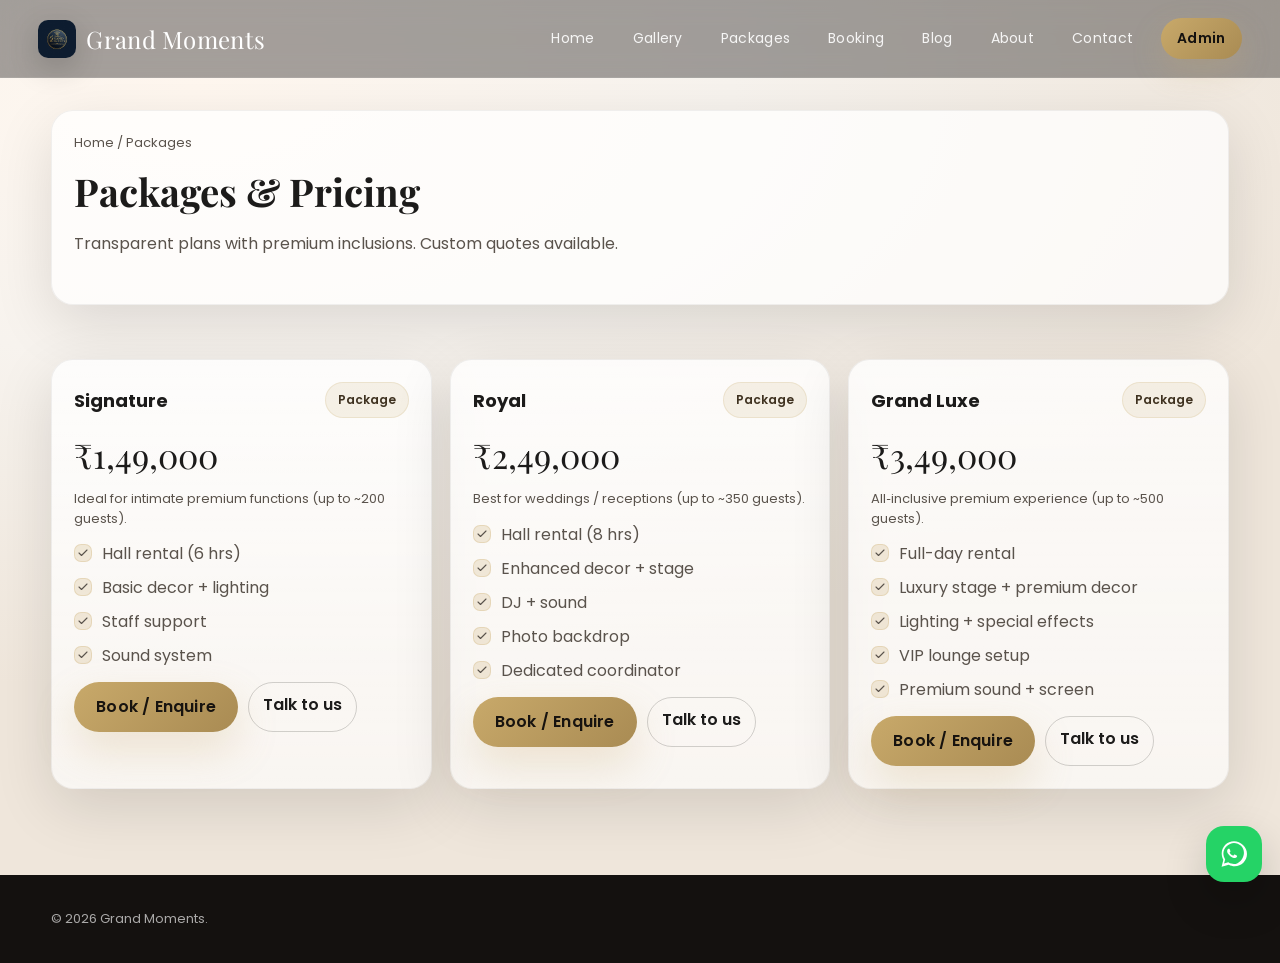
<file: packages.html>
<!DOCTYPE html>
<html lang="en">
<head>
  <meta charset="UTF-8" />
  <meta name="viewport" content="width=device-width, initial-scale=1.0" />
  <title>Packages | Grand Moments</title>
  <link rel="stylesheet" href="css/style.css" />
  <link href="https://fonts.googleapis.com/css2?family=Playfair+Display:wght@500;700&family=Poppins:wght@300;400;500;600&display=swap" rel="stylesheet">
</head>
<body data-page="packages">

<header class="navbar">
  <div class="logo"><img src="assets/images/logo.png" alt="Grand Moments Logo" style="height:38px;border-radius:10px;box-shadow:0 10px 30px rgba(0,0,0,.18)" loading="eager" decoding="async"><span id="brandName">Grand Moments</span></div>
  <nav>
    <a href="index.html">Home</a>
    <a href="gallery.html">Gallery</a>
    <a href="packages.html">Packages</a>
    <a href="booking.html">Booking</a>
    <a href="blog.html">Blog</a>
    <a href="about.html">About</a>
    <a href="contact.html">Contact</a>
    <a href="admin.html" class="btn">Admin</a>
  </nav>
</header>

<section class="page-hero">
  <div class="container">
    <div class="card">
      <div class="breadcrumb"><a href="index.html">Home</a> / Packages</div>
      <h1 class="section-title" style="margin-top:10px;">Packages & Pricing</h1>
      <p class="section-subtitle">Transparent plans with premium inclusions. Custom quotes available.</p>
    </div>
  </div>
</section>

<section class="section" style="padding-top:22px;">
  <div class="container">
    <div class="grid-3 pricing" id="packagesFull"></div>
  </div>
</section>

<footer class="footer"><div class="container"><div class="muted">© 2026 Grand Moments.</div></div></footer>

<button id="whatsappFab" class="whatsapp-fab" aria-label="Chat on WhatsApp">
  <svg viewBox="0 0 32 32" aria-hidden="true">
    <path d="M19.11 17.56c-.3-.15-1.77-.87-2.04-.97-.27-.1-.47-.15-.67.15-.2.3-.77.97-.94 1.17-.17.2-.35.22-.65.07-.3-.15-1.26-.46-2.4-1.48-.89-.79-1.49-1.77-1.67-2.07-.17-.3-.02-.46.13-.61.13-.13.3-.35.45-.52.15-.17.2-.3.3-.5.1-.2.05-.37-.03-.52-.08-.15-.67-1.6-.92-2.2-.24-.58-.48-.5-.67-.5h-.57c-.2 0-.52.07-.8.37-.27.3-1.05 1.03-1.05 2.52s1.08 2.93 1.23 3.13c.15.2 2.13 3.25 5.16 4.56.72.31 1.28.5 1.72.64.72.23 1.37.2 1.88.12.57-.08 1.77-.72 2.02-1.42.25-.7.25-1.3.17-1.42-.08-.12-.27-.2-.57-.35z"/>
    <path d="M27.06 4.94C24.1 1.98 20.17.35 16 .35 7.66.35.88 7.12.88 15.46c0 2.67.7 5.27 2.02 7.57L.76 31.65l8.82-2.31c2.22 1.21 4.72 1.85 7.27 1.85 8.34 0 15.12-6.78 15.12-15.12 0-4.04-1.57-7.84-4.91-11.13zM16 28.33c-2.3 0-4.56-.62-6.53-1.8l-.47-.28-5.23 1.37 1.4-5.1-.3-.52c-1.26-2.06-1.92-4.43-1.92-6.85C2.95 8.7 9.25 2.4 16 2.4c3.26 0 6.33 1.27 8.64 3.58 2.31 2.31 3.58 5.38 3.58 8.64 0 6.75-6.3 13.71-12.22 13.71z"/>
  </svg>
</button>

<script defer src="js/main.js"></script>
</body>
</html>
</file>
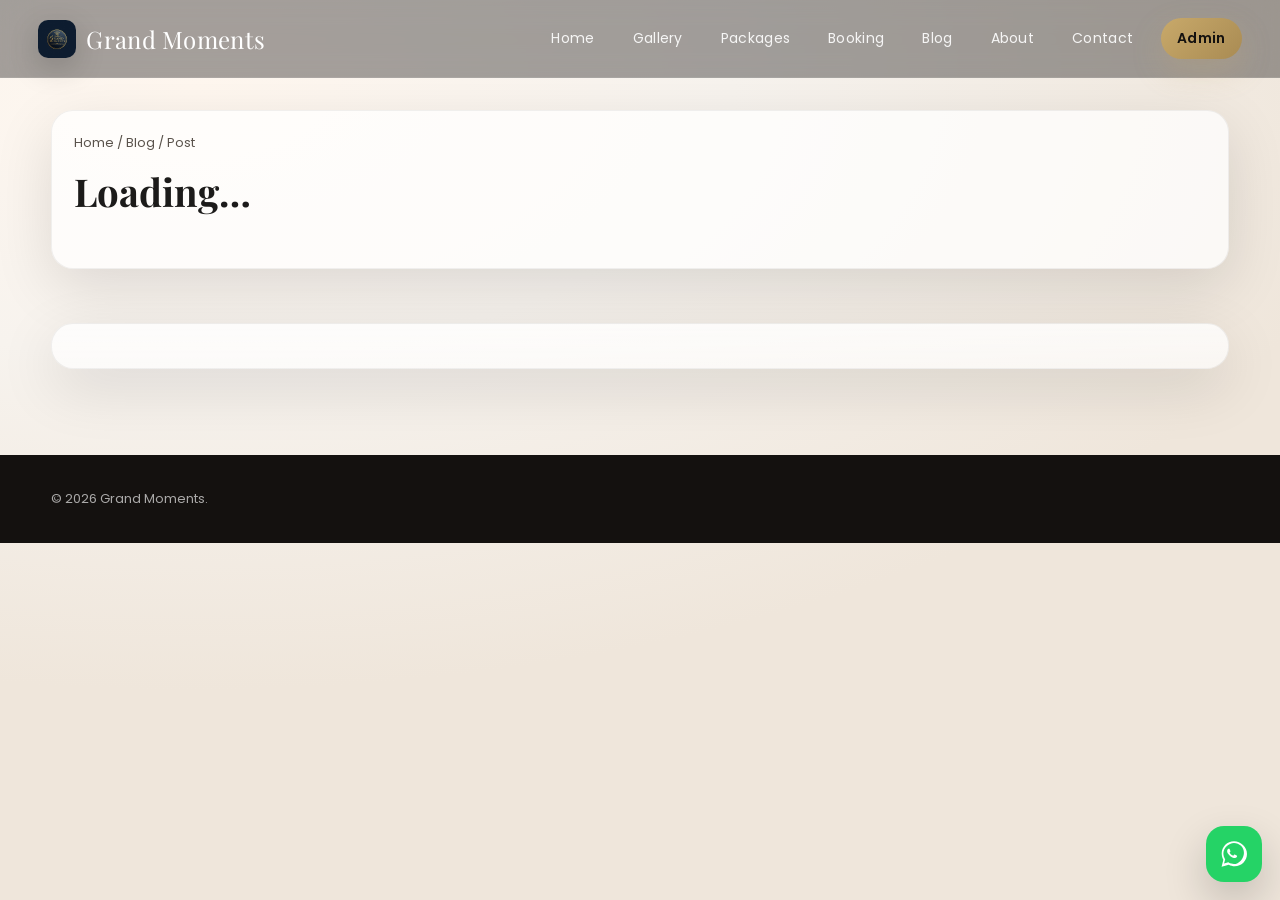
<file: post.html>
<!DOCTYPE html>
<html lang="en">
<head>
  <meta charset="UTF-8" />
  <meta name="viewport" content="width=device-width, initial-scale=1.0" />
  <title>Post | Grand Moments</title>
  <link rel="stylesheet" href="css/style.css" />
  <link href="https://fonts.googleapis.com/css2?family=Playfair+Display:wght@500;700&family=Poppins:wght@300;400;500;600&display=swap" rel="stylesheet">
</head>
<body data-page="post">

<header class="navbar">
  <div class="logo"><img src="assets/images/logo.png" alt="Grand Moments Logo" style="height:38px;border-radius:10px;box-shadow:0 10px 30px rgba(0,0,0,.18)" loading="eager" decoding="async"><span id="brandName">Grand Moments</span></div>
  <nav>
    <a href="index.html">Home</a>
    <a href="gallery.html">Gallery</a>
    <a href="packages.html">Packages</a>
    <a href="booking.html">Booking</a>
    <a href="blog.html">Blog</a>
    <a href="about.html">About</a>
    <a href="contact.html">Contact</a>
    <a href="admin.html" class="btn">Admin</a>
  </nav>
</header>

<section class="page-hero">
  <div class="container">
    <div class="card">
      <div class="breadcrumb"><a href="index.html">Home</a> / <a href="blog.html">Blog</a> / Post</div>
      <h1 id="postTitle" class="section-title" style="margin-top:10px;">Loading…</h1>
      <div id="postDate" class="section-subtitle" style="margin-top:6px;"></div>
    </div>
  </div>
</section>

<section class="section" style="padding-top:22px;">
  <div class="container">
    <div class="card soft" id="postBody"></div>
  </div>
</section>

<footer class="footer"><div class="container"><div class="muted">© 2026 Grand Moments.</div></div></footer>

<button id="whatsappFab" class="whatsapp-fab" aria-label="Chat on WhatsApp">
  <svg viewBox="0 0 32 32" aria-hidden="true">
    <path d="M19.11 17.56c-.3-.15-1.77-.87-2.04-.97-.27-.1-.47-.15-.67.15-.2.3-.77.97-.94 1.17-.17.2-.35.22-.65.07-.3-.15-1.26-.46-2.4-1.48-.89-.79-1.49-1.77-1.67-2.07-.17-.3-.02-.46.13-.61.13-.13.3-.35.45-.52.15-.17.2-.3.3-.5.1-.2.05-.37-.03-.52-.08-.15-.67-1.6-.92-2.2-.24-.58-.48-.5-.67-.5h-.57c-.2 0-.52.07-.8.37-.27.3-1.05 1.03-1.05 2.52s1.08 2.93 1.23 3.13c.15.2 2.13 3.25 5.16 4.56.72.31 1.28.5 1.72.64.72.23 1.37.2 1.88.12.57-.08 1.77-.72 2.02-1.42.25-.7.25-1.3.17-1.42-.08-.12-.27-.2-.57-.35z"/>
    <path d="M27.06 4.94C24.1 1.98 20.17.35 16 .35 7.66.35.88 7.12.88 15.46c0 2.67.7 5.27 2.02 7.57L.76 31.65l8.82-2.31c2.22 1.21 4.72 1.85 7.27 1.85 8.34 0 15.12-6.78 15.12-15.12 0-4.04-1.57-7.84-4.91-11.13zM16 28.33c-2.3 0-4.56-.62-6.53-1.8l-.47-.28-5.23 1.37 1.4-5.1-.3-.52c-1.26-2.06-1.92-4.43-1.92-6.85C2.95 8.7 9.25 2.4 16 2.4c3.26 0 6.33 1.27 8.64 3.58 2.31 2.31 3.58 5.38 3.58 8.64 0 6.75-6.3 13.71-12.22 13.71z"/>
  </svg>
</button>

<script defer src="js/main.js"></script>
</body>
</html>
</file>
<file: css/style.css>
:root{
  --bg:#f7f3ee;
  --surface: rgba(255,255,255,.7);
  --surface2: rgba(255,255,255,.10);
  --text:#1c1b1a;
  --muted:#5a534c;
  --gold:#c8a96a;
  --gold2:#a98b53;
  --ink:#0f0f10;
  --shadow: 0 18px 60px rgba(0,0,0,.12);
  --radius: 22px;
  --radius2: 28px;
}
*{box-sizing:border-box}
html,body{height:100%}
body{
  margin:0;
  color:var(--text);
  background: radial-gradient(1200px 600px at 15% 10%, #fff7ef 0%, var(--bg) 45%, #efe6db 100%);
  font-family: "Poppins", system-ui, -apple-system, Segoe UI, Roboto, Arial, sans-serif;
  line-height:1.5;
}
a{color:inherit}
.container{width:min(1180px, 92vw); margin:0 auto}

.navbar{
  position:fixed; inset:0 0 auto 0;
  display:flex; align-items:center; justify-content:space-between;
  padding:18px clamp(16px, 3vw, 54px);
  z-index:50;
  background: rgba(20, 18, 16, .38);
  backdrop-filter: blur(14px);
  border-bottom:1px solid rgba(255,255,255,.08);
}
.logo{
  font-family:"Playfair Display", serif;
  font-size: 24px;
  color:#fff;
  letter-spacing:.3px;
  display:flex; gap:10px; align-items:center;
}
.logo-mark{
  width:34px;height:34px;border-radius:12px;
  background: radial-gradient(circle at 30% 30%, #ffe9c5, var(--gold) 45%, #7d653a 100%);
  box-shadow: 0 10px 30px rgba(200,169,106,.35);
}
.navbar nav{display:flex; gap:18px; align-items:center; flex-wrap:wrap}
.navbar nav a{
  text-decoration:none;
  color:rgba(255,255,255,.9);
  font-size:14px;
  letter-spacing:.3px;
  padding:10px 10px;
  border-radius:999px;
}
.navbar nav a:hover{background: rgba(255,255,255,.10)}
.navbar .btn{
  background: linear-gradient(135deg, var(--gold), var(--gold2));
  color:#14110f;
  font-weight:600;
  padding:10px 16px;
  box-shadow: 0 12px 30px rgba(200,169,106,.25);
}
.navbar .btn:hover{filter:brightness(1.03)}
@media (max-width: 900px){ .navbar nav{display:none} }

.hero{
  height:100svh;
  position:relative;
  overflow:hidden;
  display:grid;
  place-items:center;
  color:#fff;
}
.hero video{
  position:absolute; inset:0;
  width:100%; height:100%;
  object-fit:cover;
  filter: brightness(.55) contrast(1.05) saturate(1.05);
}
.hero::before{
  content:"";
  position:absolute; inset:0;
  background:
    radial-gradient(800px 400px at 70% 30%, rgba(200,169,106,.22), transparent 60%),
    radial-gradient(900px 450px at 20% 70%, rgba(255,255,255,.10), transparent 65%),
    linear-gradient(180deg, rgba(10,10,10,.25), rgba(10,10,10,.45));
}
.hero-content{
  position:relative;
  width:min(980px, 92vw);
  text-align:center;
  padding-top:72px;
}
.kicker{
  display:inline-flex; gap:10px; align-items:center;
  padding:8px 14px;
  border-radius:999px;
  background: rgba(255,255,255,.10);
  border:1px solid rgba(255,255,255,.14);
  backdrop-filter: blur(10px);
  font-size:13px;
  letter-spacing:.35px;
}
.kicker-dot{
  width:8px;height:8px;border-radius:99px;
  background: var(--gold);
  box-shadow:0 0 0 6px rgba(200,169,106,.18);
}
.hero h1{
  margin:18px 0 10px;
  font-family:"Playfair Display", serif;
  font-size: clamp(42px, 6vw, 78px);
  line-height:1.05;
  letter-spacing:.2px;
}
.hero p{
  margin:0 auto;
  max-width: 820px;
  color: rgba(255,255,255,.88);
  font-size: clamp(14px, 1.45vw, 18px);
}
.cta-row{
  margin-top:28px;
  display:flex;
  justify-content:center;
  gap:14px;
  flex-wrap:wrap;
}
.primary-btn, .secondary-btn{
  display:inline-flex; align-items:center; justify-content:center;
  text-decoration:none;
  border-radius:999px;
  padding:13px 22px;
  font-weight:600;
  letter-spacing:.2px;
}
.primary-btn{
  background: linear-gradient(135deg, var(--gold), var(--gold2));
  color:#17130f;
  box-shadow:0 18px 40px rgba(200,169,106,.25);
}
.secondary-btn{
  background: rgba(255,255,255,.12);
  border:1px solid rgba(255,255,255,.18);
  color:#fff;
}
.secondary-btn:hover{background: rgba(255,255,255,.16)}
.primary-btn:hover{filter:brightness(1.03)}

.liquid-word{
  display:inline-block;
  position:relative;
  padding: 0 .18em;
  transition: opacity .25s ease;
}
.liquid-word::after{
  content:"";
  position:absolute;
  left:-.08em; right:-.08em; bottom:.08em; height:.28em;
  border-radius:999px;
  background: radial-gradient(circle at 20% 20%, rgba(255,255,255,.35), transparent 60%),
              linear-gradient(90deg, rgba(200,169,106,.85), rgba(255,255,255,.12));
  filter: blur(6px);
  opacity:.8;
  z-index:-1;
  transform: translateY(8px);
  animation: liquid 3.6s ease-in-out infinite;
}
@keyframes liquid{
  0%,100%{transform: translateY(8px) scaleX(1); opacity:.75}
  50%{transform: translateY(8px) scaleX(1.14); opacity:1}
}

.section{ padding: 86px 0; }
.section-title{
  font-family:"Playfair Display", serif;
  font-size: clamp(28px, 3vw, 40px);
  margin:0 0 12px;
}
.section-subtitle{ margin:0 0 26px; color:var(--muted); }

.grid-3{ display:grid; grid-template-columns: repeat(3, 1fr); gap:18px; }
.grid-2{ display:grid; grid-template-columns: repeat(2, 1fr); gap:18px; }
@media (max-width: 900px){ .grid-3{grid-template-columns:1fr} .grid-2{grid-template-columns:1fr} }

.card{
  background: rgba(255,255,255,.78);
  border: 1px solid rgba(20,18,16,.06);
  border-radius: var(--radius);
  box-shadow: var(--shadow);
  padding: 22px;
}
.card.soft{ background: linear-gradient(180deg, rgba(255,255,255,.78), rgba(255,255,255,.64)); }

.pill{
  display:inline-flex; align-items:center;
  padding:8px 12px; border-radius:999px;
  background: rgba(200,169,106,.14);
  border:1px solid rgba(200,169,106,.20);
  color:#3f3220;
  font-weight:600;
  font-size:12px;
}

.amenities{
  list-style:none;
  padding:0; margin:14px 0 0;
  display:grid;
  gap:10px;
}
.amenities li{ display:flex; gap:10px; align-items:flex-start; color:var(--muted); }
.tick{
  width:18px; height:18px; border-radius:7px;
  background: rgba(200,169,106,.22);
  border:1px solid rgba(200,169,106,.28);
  display:grid; place-items:center;
  flex:0 0 auto;
  margin-top:2px;
}
.tick svg{width:12px;height:12px}

.pricing{ display:grid; gap:18px; }
.price{ font-family:"Playfair Display", serif; font-size: 34px; margin: 12px 0 8px; }
.package-name{ display:flex; align-items:center; justify-content:space-between; gap:12px; }
.package-name h3{margin:0; font-size:18px}
.small{color:var(--muted); font-size:13px}

.btn-row{display:flex; gap:10px; flex-wrap:wrap; margin-top:14px}
.btn-outline{
  text-decoration:none;
  border:1px solid rgba(20,18,16,.18);
  background: transparent;
  padding:10px 14px;
  border-radius:999px;
  font-weight:600;
}
.btn-outline:hover{background: rgba(20,18,16,.04)}

.footer{ background: #14110f; color: rgba(255,255,255,.86); padding: 34px 0; }
.footer .grid-3{gap:22px}
.footer a{color: rgba(255,255,255,.86); text-decoration:none}
.footer a:hover{text-decoration:underline}
.footer .muted{color: rgba(255,255,255,.64); font-size:13px}

.page-hero{ padding-top: 110px; padding-bottom: 32px; }
.page-hero .card{ background: rgba(255,255,255,.72); }
.breadcrumb{ font-size:13px; color: var(--muted); }
.breadcrumb a{color:inherit; text-decoration:none}
.breadcrumb a:hover{text-decoration:underline}

.form{ display:grid; gap:12px; }
.field{ display:grid; gap:6px; }
.field label{font-size:13px; color: var(--muted)}
.field input, .field select, .field textarea{
  border-radius:16px;
  border:1px solid rgba(20,18,16,.10);
  padding:12px 14px;
  outline:none;
  background: rgba(255,255,255,.9);
}
.field textarea{min-height:120px; resize:vertical}
.notice{
  padding:12px 14px;
  border-radius:16px;
  background: rgba(200,169,106,.14);
  border:1px solid rgba(200,169,106,.22);
  color:#3f3220;
  font-size:13px;
}
.success{background: rgba(60, 179, 113, .14); border-color: rgba(60,179,113,.22); color:#184b2a}
.error{background: rgba(220, 20, 60, .12); border-color: rgba(220,20,60,.20); color:#5a0f22}

.whatsapp-fab{
  position:fixed;
  right:18px;
  bottom:18px;
  z-index:60;
  width:56px;height:56px;
  border-radius:18px;
  display:grid;place-items:center;
  background: #25D366;
  box-shadow: 0 18px 44px rgba(0,0,0,.20);
  border:none;
  cursor:pointer;
}
.whatsapp-fab svg{width:26px;height:26px; fill:#fff}

.blog-grid{ display:grid; grid-template-columns: repeat(3, 1fr); gap:18px; }
@media (max-width: 1000px){ .blog-grid{grid-template-columns:1fr} }
.blog-card h3{margin:10px 0 6px}
.blog-card p{margin:0; color: var(--muted)}
.blog-meta{font-size:12px; color: var(--muted)}
.blog-card a{ text-decoration:none }
.blog-card a:hover{text-decoration:underline}

.slider-wrap{
  background: rgba(255,255,255,.68);
  border:1px solid rgba(20,18,16,.06);
  border-radius: var(--radius2);
  box-shadow: var(--shadow);
  padding: 14px;
}
.swiper{border-radius:18px}
.swiper-slide{
  height: 420px;
  border-radius:18px;
  overflow:hidden;
  background: linear-gradient(135deg, rgba(200,169,106,.25), rgba(15,15,16,.08));
  display:grid; place-items:center;
  position:relative;
}
.swiper-slide img{
  width:100%;height:100%;
  object-fit:cover;
  filter: contrast(1.03) saturate(1.04);
}
.slide-overlay{
  position:absolute; inset:auto 0 0 0;
  padding: 14px 16px;
  background: linear-gradient(180deg, transparent, rgba(0,0,0,.65));
  color:#fff;
  font-size:14px;
}

.admin-grid{ display:grid; grid-template-columns: 1.2fr .8fr; gap:18px; }
@media (max-width: 980px){ .admin-grid{grid-template-columns:1fr} }
.mono{font-family: ui-monospace, SFMono-Regular, Menlo, Monaco, Consolas, "Liberation Mono", "Courier New", monospace;}

/* ===== PREMIUM CINEMATIC HERO SLIDESHOW (FAST) ===== */
.hero{
  background-size: cover;
  background-position: center;
  background-image: url('../assets/images/hero-1.jpg');
  animation: heroSlide 24s infinite ease-in-out;
}
.hero video{ display:none !important; }

@keyframes heroSlide{
  0%{background-image:url('../assets/images/hero-1.jpg');}
  16%{background-image:url('../assets/images/hero-2.jpg');}
  32%{background-image:url('../assets/images/hero-3.jpg');}
  48%{background-image:url('../assets/images/hero-4.jpg');}
  64%{background-image:url('../assets/images/hero-5.jpg');}
  80%{background-image:url('../assets/images/hero-6.jpg');}
  100%{background-image:url('../assets/images/hero-1.jpg');}
}
</file>
